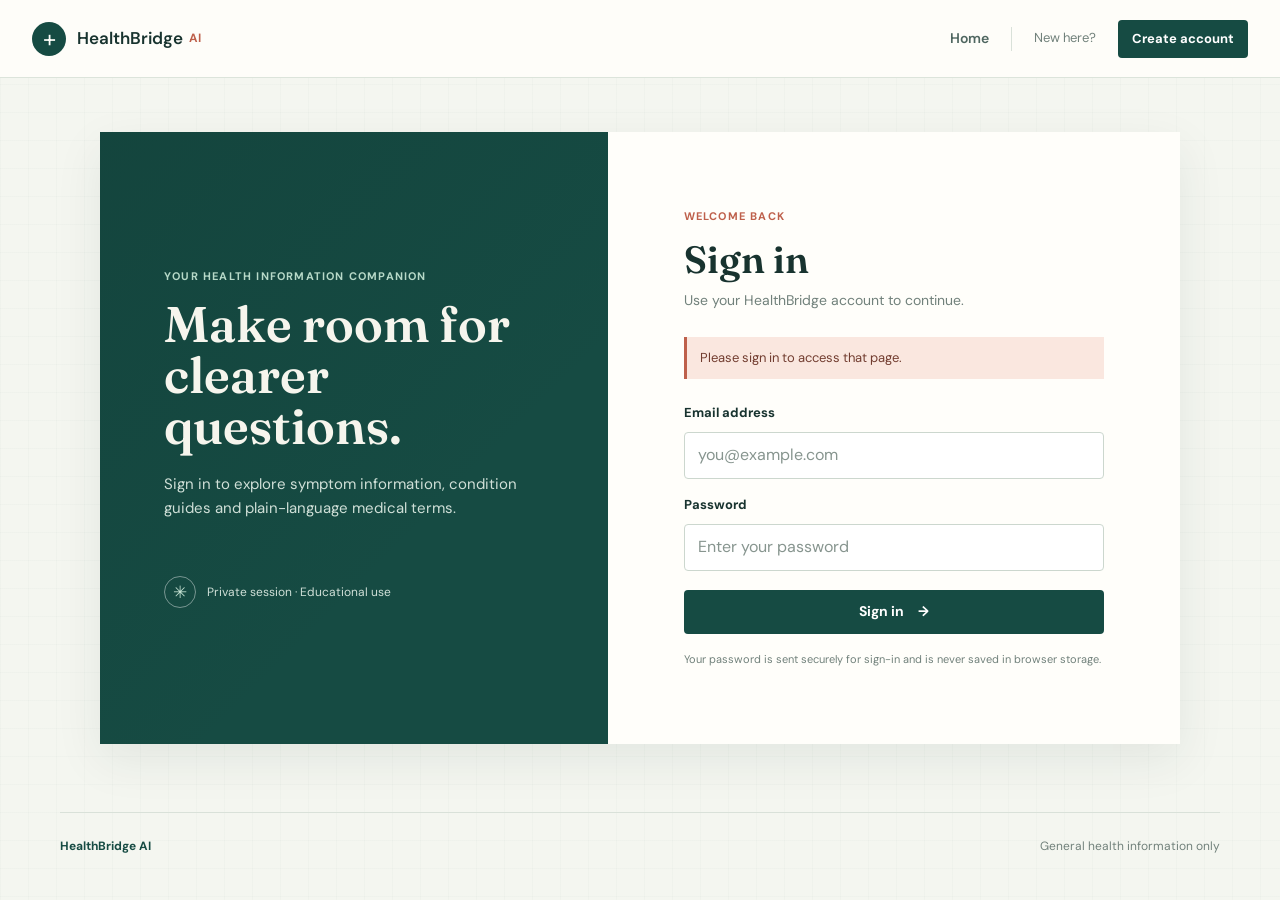
<file: frontend/chat.html>
<!doctype html>
<html lang="en">
<head>
  <meta charset="utf-8">
  <meta name="viewport" content="width=device-width, initial-scale=1">
  <meta name="theme-color" content="#164b43">
  <title>Analyze Symptoms | HealthBridge AI</title>
  <link rel="preconnect" href="https://fonts.googleapis.com">
  <link rel="preconnect" href="https://fonts.gstatic.com" crossorigin>
  <link href="https://fonts.googleapis.com/css2?family=DM+Sans:wght@400;500;600;700&family=Fraunces:opsz,wght@9..144,500;9..144,600;9..144,700&display=swap" rel="stylesheet">
  <link rel="stylesheet" href="css/style.css">
  <script defer src="js/auth.js"></script>
  <script defer src="js/chat.js"></script>
</head>
<body data-protected="true">
  <header class="site-header app-header">
    <a class="brand" href="dashboard.html"><span class="brand-mark" aria-hidden="true">+</span><span>HealthBridge <strong>AI</strong></span></a>
    <nav class="main-nav app-nav" aria-label="Main navigation"><a href="dashboard.html">Dashboard</a><a class="active" href="chat.html">Symptoms</a><a href="report-analysis.html">Reports</a><a href="diseases.html">Diseases</a><a href="medical-terms.html">Medical Terms</a><span class="nav-user" data-user-name>User</span><button class="button button-quiet button-small" type="button" data-logout>Logout</button></nav>
  </header>
  <main class="page-width app-main chat-page">
    <div class="page-intro chat-intro"><div><p class="eyebrow">A guided information tool</p><h1>AI Symptom Understanding</h1><p>Describe what you are experiencing. The prototype will look for recognized symptoms and return informational matches with safety guidance.</p></div><span class="prototype-tag"><span aria-hidden="true">●</span> Synthetic/demo model</span></div>
    <div class="chat-layout">
      <section class="symptom-composer" aria-labelledby="symptom-prompt-label">
        <div class="composer-heading"><span class="composer-icon" aria-hidden="true">✦</span><div><span class="composer-kicker">Start with your words</span><h2 id="symptom-prompt-label">What would you like to understand?</h2></div></div>
        <form id="symptom-form">
          <label class="visually-hidden" for="symptoms-input">Describe your symptoms</label>
          <textarea id="symptoms-input" name="symptoms" minlength="2" maxlength="2000" required placeholder="Describe your symptoms..."></textarea>
          <div class="composer-tools"><label class="language-field" for="symptom-language">Language<select id="symptom-language" name="language"><option value="en">English</option><option value="ta">தமிழ்</option><option value="hi">हिन्दी</option></select></label><span id="character-count" class="character-count">0 / 2000</span></div>
          <div class="composer-actions"><p>For severe or rapidly worsening symptoms, seek immediate professional care.</p><button id="analyze-button" class="button button-primary" type="submit"><span>Analyze Symptoms</span><span aria-hidden="true">&#8594;</span></button></div>
        </form>
        <div id="chat-message" class="form-message" role="status" aria-live="polite" hidden></div>
        <div id="analysis-loading" class="loading-row" role="status" aria-live="polite" hidden><span class="loading-spinner" aria-hidden="true"></span><span>Analyzing the information...</span></div>
        <div class="example-prompts"><span class="example-label">Try an example</span><div class="example-buttons"><button type="button" class="example-button" data-example="I have fever, headache and body pain.">Fever, headache and body pain</button><button type="button" class="example-button" data-example="I have cough and difficulty breathing.">Cough and difficulty breathing</button><button type="button" class="example-button" data-example="காய்ச்சல் மற்றும் தலைவலி இருக்கிறது.">Tamil example</button></div></div>
      </section>
      <aside class="safety-rail">
        <p class="eyebrow">Before you continue</p><h2>Information, not diagnosis.</h2>
        <p>Symptom matches are based on a limited synthetic/demo dataset. They cannot confirm or rule out a health condition.</p>
        <div class="rail-rule"></div>
        <div class="rail-point"><span class="rail-point-icon" aria-hidden="true">1</span><p><strong>Safety first</strong><br>Emergency signals are screened before model matching.</p></div>
        <div class="rail-point"><span class="rail-point-icon" aria-hidden="true">2</span><p><strong>Use professional care</strong><br>Consult a qualified healthcare professional for health concerns.</p></div>
      </aside>
    </div>

    <section id="analysis-result" class="analysis-result" aria-live="polite" aria-atomic="false" hidden>
      <div class="result-topline"><div><p class="eyebrow">Your information</p><h2 id="result-heading">Symptom analysis</h2></div><span id="result-status" class="result-status"></span></div>
      <div id="emergency-result" class="emergency-result" hidden>
        <div class="emergency-banner"><span class="emergency-symbol" aria-hidden="true">!</span><div><p class="emergency-overline">Safety alert</p><h3>URGENT MEDICAL ATTENTION MAY BE REQUIRED</h3></div></div>
        <p id="emergency-copy" class="emergency-copy"></p>
        <p class="emergency-action">Please contact local emergency services or seek immediate professional care. Do not wait for an online response.</p>
      </div>
      <div id="normal-result" class="normal-result" hidden>
        <div class="result-summary-grid">
          <div class="result-block"><p class="result-label">Recognized symptoms</p><div id="recognized-symptoms" class="tag-list"></div></div>
          <div id="urgency-block" class="result-block urgency-block"><p class="result-label">Urgency/Safety Level</p><div id="urgency-value" class="urgency-badge"></div><p id="urgency-explanation" class="result-supporting"></p><p class="level-note">Urgency/Safety Level refers to safety and triage indicators. It does not represent the probability of having a disease.</p></div>
        </div>
        <div id="condition-section" class="condition-section"><div class="section-heading-row compact-heading"><div><p class="result-label">Prototype model matches</p><h3>Possible Conditions</h3></div></div><div id="condition-list" class="condition-list"></div></div>
        <p id="analysis-explanation" class="analysis-explanation"></p>
        <div id="doctor-questions-section" class="doctor-questions" hidden><h3>Questions to discuss with a healthcare professional</h3><ul id="doctor-questions"></ul></div>
      </div>
      <div id="insufficient-result" class="insufficient-result" hidden><span class="insufficient-mark" aria-hidden="true">?</span><div><h3>More information may help</h3><p id="insufficient-copy"></p></div></div>
      <p id="score-note" class="score-note" hidden></p>
      <p id="result-disclaimer" class="result-disclaimer"></p>
    </section>
  </main>
  <footer class="site-footer page-width"><span>HealthBridge AI</span><span>Educational assistance only · Not a diagnostic service</span></footer>
</body>
</html>
</file>
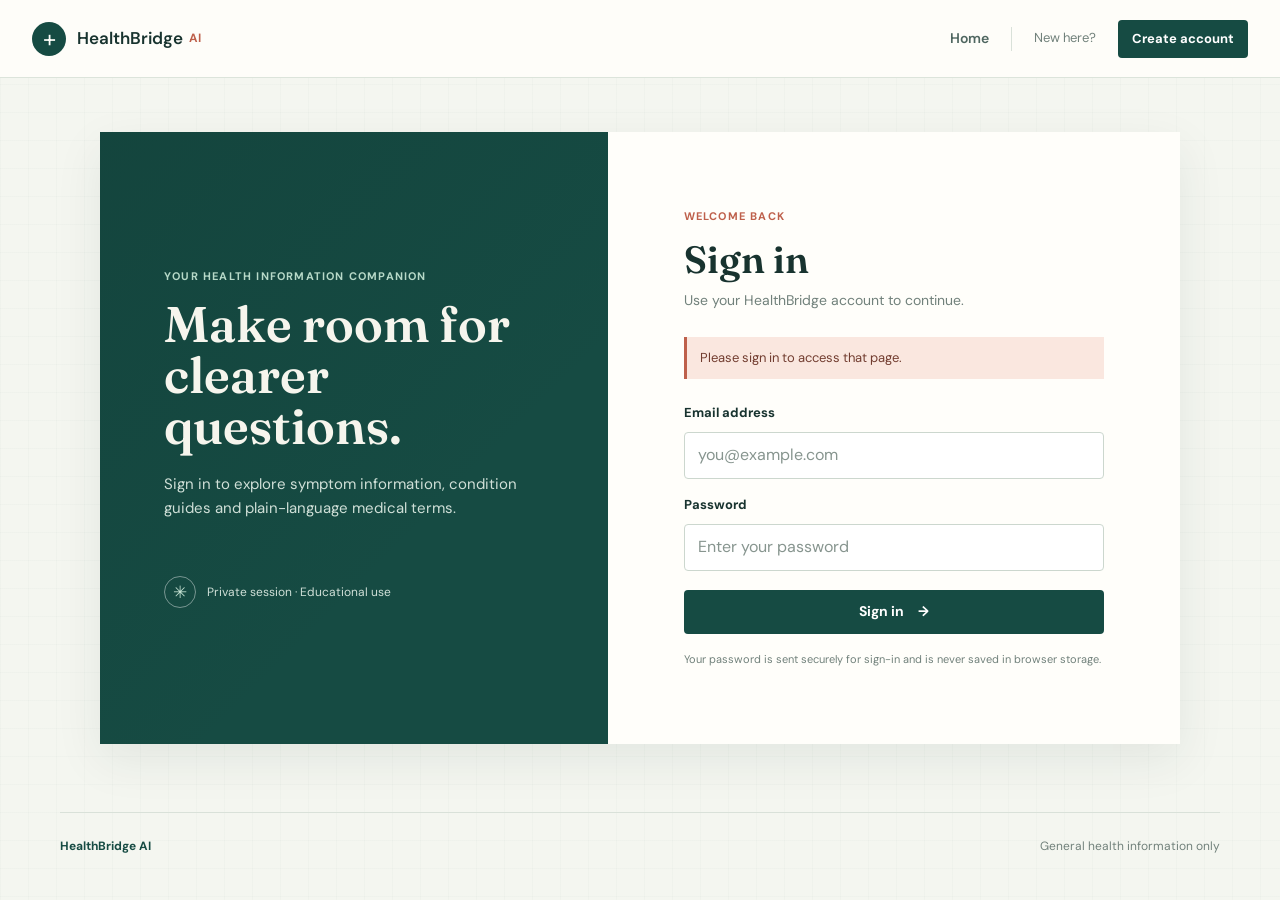
<file: frontend/dashboard.html>
<!doctype html>
<html lang="en">
<head>
  <meta charset="utf-8">
  <meta name="viewport" content="width=device-width, initial-scale=1">
  <meta name="theme-color" content="#164b43">
  <title>Dashboard | HealthBridge AI</title>
  <link rel="preconnect" href="https://fonts.googleapis.com">
  <link rel="preconnect" href="https://fonts.gstatic.com" crossorigin>
  <link href="https://fonts.googleapis.com/css2?family=DM+Sans:wght@400;500;600;700&family=Fraunces:opsz,wght@9..144,500;9..144,600;9..144,700&display=swap" rel="stylesheet">
  <link rel="stylesheet" href="css/style.css">
  <script defer src="js/auth.js"></script>
</head>
<body data-protected="true">
  <header class="site-header app-header">
    <a class="brand" href="dashboard.html"><span class="brand-mark" aria-hidden="true">+</span><span>HealthBridge <strong>AI</strong></span></a>
    <nav class="main-nav app-nav" aria-label="Main navigation">
      <a class="active" href="dashboard.html">Dashboard</a><a href="chat.html">Symptoms</a><a href="report-analysis.html">Reports</a><a href="diseases.html">Diseases</a><a href="medical-terms.html">Medical Terms</a><span class="nav-user" data-user-name>User</span><button class="button button-quiet button-small" type="button" data-logout>Logout</button>
    </nav>
  </header>
  <main class="page-width app-main">
    <section class="welcome-row">
      <div><p class="eyebrow">AI-assisted health understanding</p><h1>Welcome to HealthBridge AI</h1><p class="welcome-subtitle">Understand your health information with AI-assisted symptom analysis and medical report insights.</p></div>
      <div class="date-stamp"><span class="date-stamp-mark" aria-hidden="true">✳</span><span>Health information<br>with context and care</span></div>
    </section>
    <section class="dashboard-tools" aria-label="Health information tools">
      <a class="tool-card tool-card-featured" href="chat.html"><span class="tool-icon icon-mint" aria-hidden="true">✦</span><span class="tool-card-content"><strong>Symptom Analysis</strong><span>Describe symptoms and receive educational information about possible matching conditions, safety level, and guidance.</span></span><span class="tool-arrow" aria-hidden="true">&#8594;</span></a>
      <a class="tool-card tool-card-featured" href="report-analysis.html"><span class="tool-icon icon-peach" aria-hidden="true">▧</span><span class="tool-card-content"><strong>Medical Reports</strong><span>Upload a readable report and review extracted laboratory values, reference ranges, and simple explanations.</span></span><span class="tool-arrow" aria-hidden="true">&#8594;</span></a>
      <a class="tool-card" href="diseases.html"><span class="tool-icon icon-blue" aria-hidden="true">▤</span><span class="tool-card-content"><strong>Disease Knowledge</strong><span>Explore the HealthBridge AI disease knowledge base.</span></span><span class="tool-arrow" aria-hidden="true">&#8594;</span></a>
      <a class="tool-card" href="medical-terms.html"><span class="tool-icon icon-yellow" aria-hidden="true">Aa</span><span class="tool-card-content"><strong>Medical Terms</strong><span>Search common medical terminology and view simple explanations.</span></span><span class="tool-arrow" aria-hidden="true">&#8594;</span></a>
    </section>
    <aside class="inline-disclaimer"><span class="inline-disclaimer-mark" aria-hidden="true">!</span><p>HealthBridge AI provides informational assistance and does not provide a confirmed medical diagnosis. Symptom matching uses a synthetic/demo dataset and is not clinical evidence.</p></aside>
  </main>
  <footer class="site-footer page-width"><span>HealthBridge AI</span><span>Educational assistance only · Not a diagnostic service</span></footer>
</body>
</html>
</file>
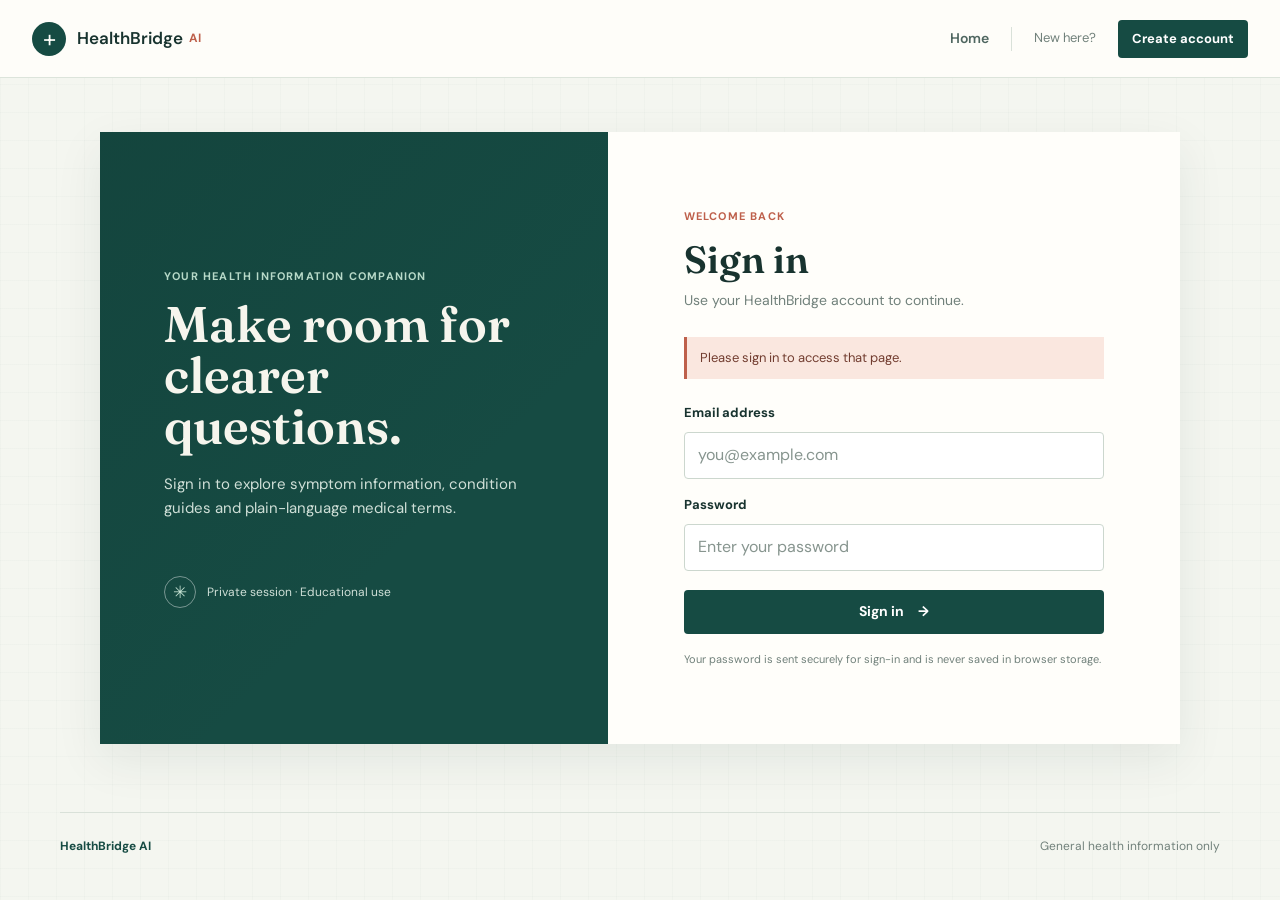
<file: frontend/diseases.html>
<!doctype html>
<html lang="en">
<head>
  <meta charset="utf-8">
  <meta name="viewport" content="width=device-width, initial-scale=1">
  <meta name="theme-color" content="#164b43">
  <title>Disease Information | HealthBridge AI</title>
  <link rel="preconnect" href="https://fonts.googleapis.com">
  <link rel="preconnect" href="https://fonts.gstatic.com" crossorigin>
  <link href="https://fonts.googleapis.com/css2?family=DM+Sans:wght@400;500;600;700&family=Fraunces:opsz,wght@9..144,500;9..144,600;9..144,700&display=swap" rel="stylesheet">
  <link rel="stylesheet" href="css/style.css">
  <script defer src="js/auth.js"></script>
  <script defer src="js/diseases.js"></script>
</head>
<body data-protected="true">
  <header class="site-header app-header">
    <a class="brand" href="dashboard.html"><span class="brand-mark" aria-hidden="true">+</span><span>HealthBridge <strong>AI</strong></span></a>
    <nav class="main-nav app-nav" aria-label="Main navigation"><a href="dashboard.html">Dashboard</a><a href="chat.html">Symptoms</a><a href="report-analysis.html">Reports</a><a class="active" href="diseases.html">Diseases</a><a href="medical-terms.html">Medical Terms</a><span class="nav-user" data-user-name>User</span><button class="button button-quiet button-small" type="button" data-logout>Logout</button></nav>
  </header>
  <main class="page-width app-main library-page">
    <div class="page-intro"><p class="eyebrow">Health information library</p><h1>Disease Information</h1><p>Search the supported condition library. Information is educational and should be discussed with a qualified professional.</p></div>
    <form id="disease-search-form" class="library-search"><label class="visually-hidden" for="disease-search">Search diseases</label><span class="search-symbol" aria-hidden="true">⌕</span><input id="disease-search" type="search" placeholder="Search conditions or symptoms" autocomplete="off"><button class="button button-primary" type="submit">Search</button></form>
    <p id="disease-message" class="inline-status" role="status" aria-live="polite" hidden></p>
    <div class="library-layout"><nav class="library-results" aria-label="Disease results"><p id="disease-result-count" class="result-count"></p><div id="disease-list" class="result-list"></div></nav><article id="disease-detail" class="detail-panel" aria-live="polite"><div class="empty-detail"><span aria-hidden="true">▤</span><p>Select a condition to view its information.</p></div></article></div>
    <aside class="library-disclaimer">This library provides general educational information. It does not provide a diagnosis or replace professional medical advice.</aside>
  </main>
  <footer class="site-footer page-width"><span>HealthBridge AI</span><span>Educational assistance only · Not a diagnostic service</span></footer>
</body>
</html>
</file>
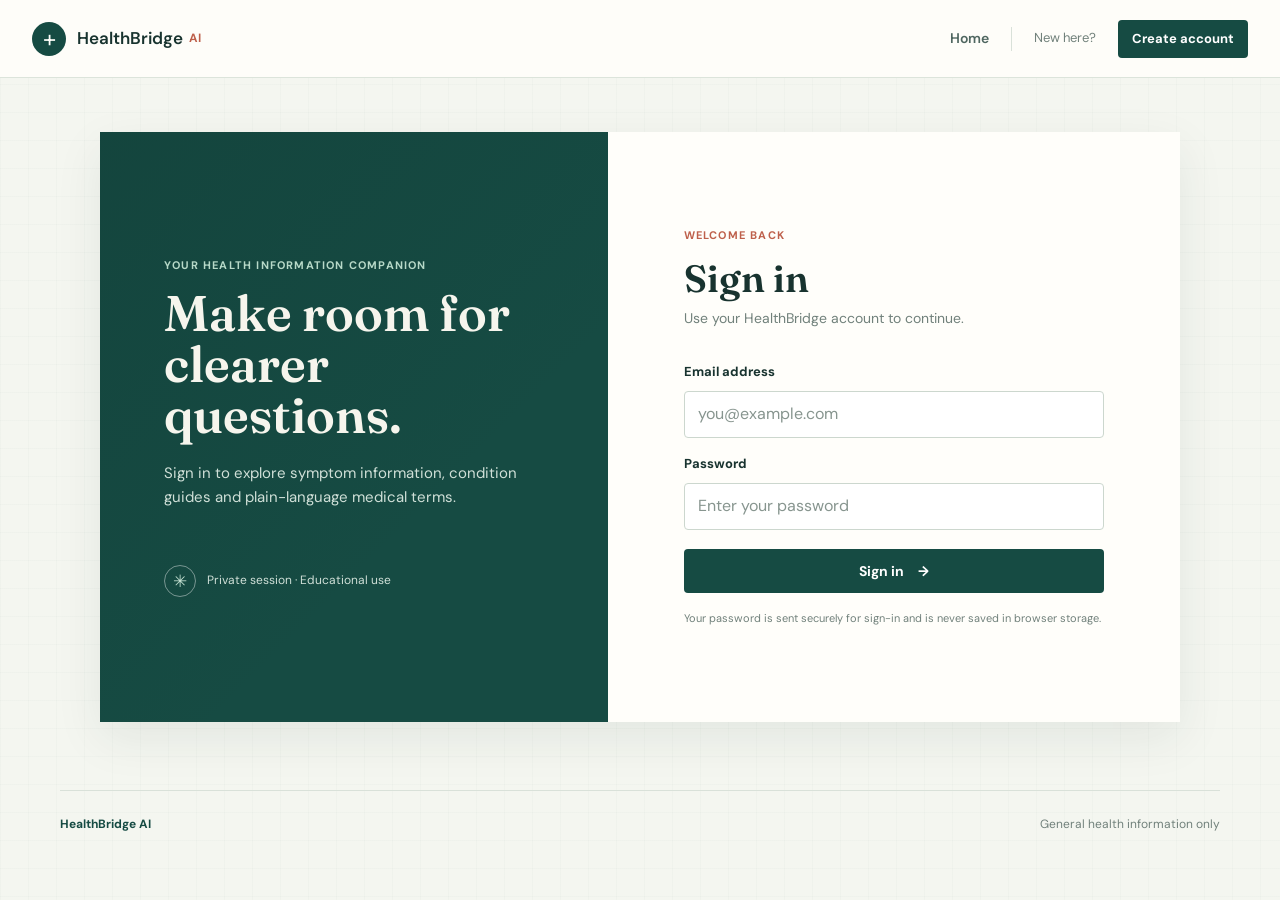
<file: frontend/login.html>
<!doctype html>
<html lang="en">
<head>
  <meta charset="utf-8">
  <meta name="viewport" content="width=device-width, initial-scale=1">
  <meta name="theme-color" content="#164b43">
  <title>Sign in | HealthBridge AI</title>
  <link rel="preconnect" href="https://fonts.googleapis.com">
  <link rel="preconnect" href="https://fonts.gstatic.com" crossorigin>
  <link href="https://fonts.googleapis.com/css2?family=DM+Sans:wght@400;500;600;700&family=Fraunces:opsz,wght@9..144,500;9..144,600;9..144,700&display=swap" rel="stylesheet">
  <link rel="stylesheet" href="css/style.css">
  <script defer src="js/auth.js"></script>
</head>
<body>
  <header class="site-header">
    <a class="brand" href="index.html"><span class="brand-mark" aria-hidden="true">+</span><span>HealthBridge <strong>AI</strong></span></a>
    <nav class="main-nav" aria-label="Account navigation"><a class="text-link" href="index.html">Home</a><span class="nav-divider" aria-hidden="true"></span><span class="nav-muted">New here?</span><a class="button button-primary button-small" href="register.html">Create account</a></nav>
  </header>
  <main class="auth-shell">
    <section class="auth-aside">
      <p class="eyebrow eyebrow-light">Your health information companion</p>
      <h1>Make room for clearer questions.</h1>
      <p>Sign in to explore symptom information, condition guides and plain-language medical terms.</p>
      <div class="auth-aside-foot"><span class="aside-symbol" aria-hidden="true">✳</span><span>Private session · Educational use</span></div>
    </section>
    <section class="auth-panel" aria-labelledby="login-title">
      <div class="auth-panel-heading"><p class="eyebrow">Welcome back</p><h2 id="login-title">Sign in</h2><p>Use your HealthBridge account to continue.</p></div>
      <div id="login-message" class="form-message" role="alert" aria-live="polite" hidden></div>
      <form id="login-form" class="form-stack" novalidate>
        <label for="login-email">Email address</label>
        <input id="login-email" name="email" type="email" autocomplete="email" required placeholder="you@example.com">
        <label for="login-password">Password</label>
        <input id="login-password" name="password" type="password" autocomplete="current-password" required minlength="6" placeholder="Enter your password">
        <button class="button button-primary button-full" type="submit"><span>Sign in</span><span aria-hidden="true">&#8594;</span></button>
      </form>
      <p class="form-footnote">Your password is sent securely for sign-in and is never saved in browser storage.</p>
    </section>
  </main>
  <footer class="site-footer page-width"><a href="index.html">HealthBridge AI</a><span>General health information only</span></footer>
</body>
</html>
</file>
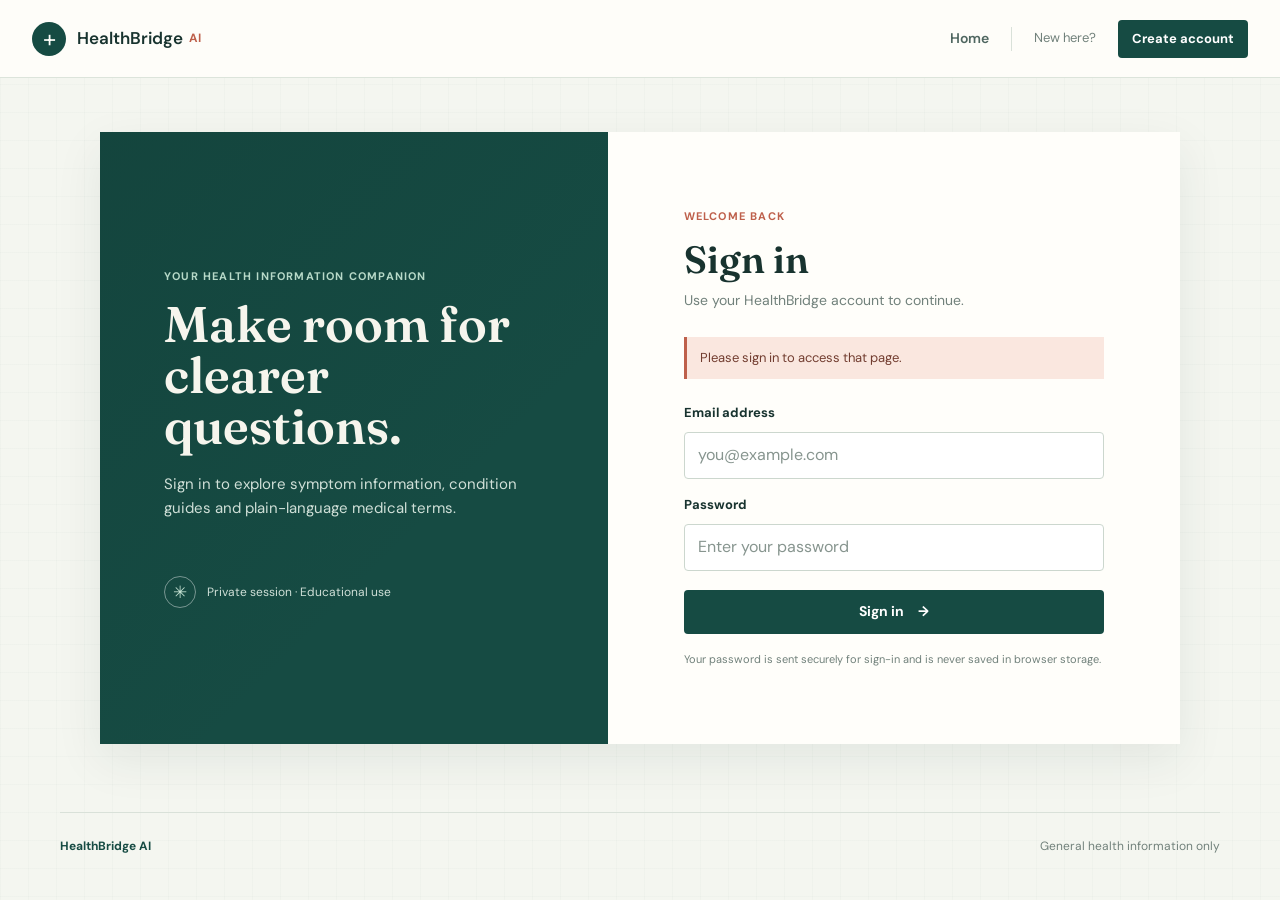
<file: frontend/medical-terms.html>
<!doctype html>
<html lang="en">
<head>
  <meta charset="utf-8">
  <meta name="viewport" content="width=device-width, initial-scale=1">
  <meta name="theme-color" content="#164b43">
  <title>Medical Terms Explained | HealthBridge AI</title>
  <link rel="preconnect" href="https://fonts.googleapis.com">
  <link rel="preconnect" href="https://fonts.gstatic.com" crossorigin>
  <link href="https://fonts.googleapis.com/css2?family=DM+Sans:wght@400;500;600;700&family=Fraunces:opsz,wght@9..144,500;9..144,600;9..144,700&display=swap" rel="stylesheet">
  <link rel="stylesheet" href="css/style.css">
  <script defer src="js/auth.js"></script>
  <script defer src="js/medical-terms.js"></script>
</head>
<body data-protected="true">
  <header class="site-header app-header">
    <a class="brand" href="dashboard.html"><span class="brand-mark" aria-hidden="true">+</span><span>HealthBridge <strong>AI</strong></span></a>
    <nav class="main-nav app-nav" aria-label="Main navigation"><a href="dashboard.html">Dashboard</a><a href="chat.html">Symptoms</a><a href="report-analysis.html">Reports</a><a href="diseases.html">Diseases</a><a class="active" href="medical-terms.html">Medical Terms</a><span class="nav-user" data-user-name>User</span><button class="button button-quiet button-small" type="button" data-logout>Logout</button></nav>
  </header>
  <main class="page-width app-main library-page terms-page">
    <div class="page-intro"><p class="eyebrow">Plain-language reference</p><h1>Medical Terms Explained</h1><p>Search medical terminology and explore the explanations available in the knowledge base.</p></div>
    <form id="term-search-form" class="library-search"><label class="visually-hidden" for="term-search">Search medical terms</label><span class="search-symbol" aria-hidden="true">⌕</span><input id="term-search" type="search" placeholder="Search a term, for example HbA1c" autocomplete="off"><button class="button button-primary" type="submit">Search</button></form>
    <p id="term-message" class="inline-status" role="status" aria-live="polite" hidden></p>
    <div class="library-layout"><nav class="library-results" aria-label="Medical term results"><p id="term-result-count" class="result-count"></p><div id="term-list" class="result-list"></div></nav><article id="term-detail" class="detail-panel" aria-live="polite"><div class="empty-detail"><span aria-hidden="true">Aa</span><p>Select a term to explore its explanations.</p></div></article></div>
    <aside class="library-disclaimer">Explanations are for general education. Ask a healthcare professional what a term means for your care.</aside>
  </main>
  <footer class="site-footer page-width"><span>HealthBridge AI</span><span>Educational assistance only · Not a diagnostic service</span></footer>
</body>
</html>
</file>
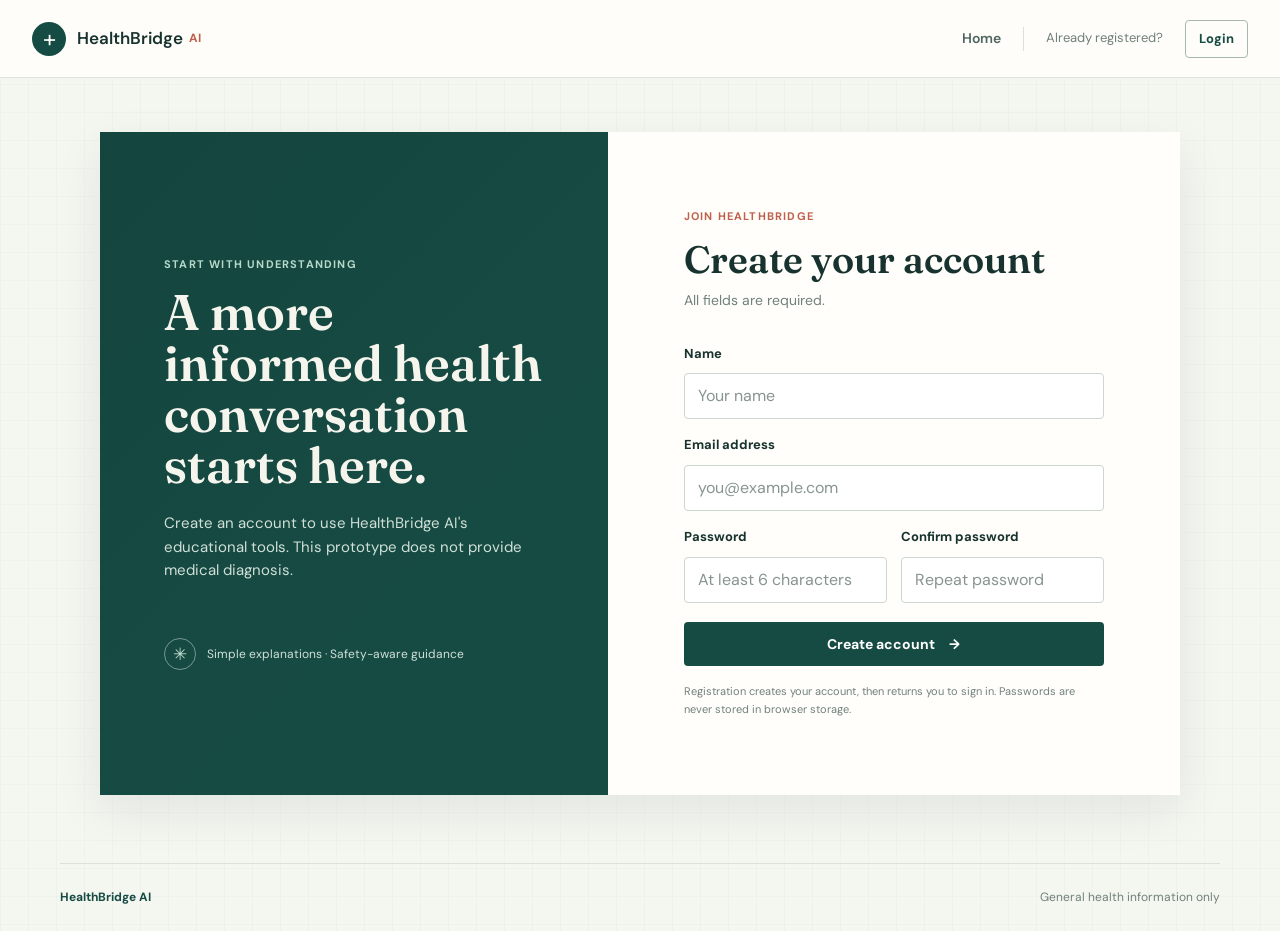
<file: frontend/register.html>
<!doctype html>
<html lang="en">
<head>
  <meta charset="utf-8">
  <meta name="viewport" content="width=device-width, initial-scale=1">
  <meta name="theme-color" content="#164b43">
  <title>Create account | HealthBridge AI</title>
  <link rel="preconnect" href="https://fonts.googleapis.com">
  <link rel="preconnect" href="https://fonts.gstatic.com" crossorigin>
  <link href="https://fonts.googleapis.com/css2?family=DM+Sans:wght@400;500;600;700&family=Fraunces:opsz,wght@9..144,500;9..144,600;9..144,700&display=swap" rel="stylesheet">
  <link rel="stylesheet" href="css/style.css">
  <script defer src="js/auth.js"></script>
</head>
<body>
  <header class="site-header">
    <a class="brand" href="index.html"><span class="brand-mark" aria-hidden="true">+</span><span>HealthBridge <strong>AI</strong></span></a>
    <nav class="main-nav" aria-label="Account navigation"><a class="text-link" href="index.html">Home</a><span class="nav-divider" aria-hidden="true"></span><span class="nav-muted">Already registered?</span><a class="button button-outline button-small" href="login.html">Login</a></nav>
  </header>
  <main class="auth-shell auth-shell-register">
    <section class="auth-aside">
      <p class="eyebrow eyebrow-light">Start with understanding</p>
      <h1>A more informed health conversation starts here.</h1>
      <p>Create an account to use HealthBridge AI's educational tools. This prototype does not provide medical diagnosis.</p>
      <div class="auth-aside-foot"><span class="aside-symbol" aria-hidden="true">✳</span><span>Simple explanations · Safety-aware guidance</span></div>
    </section>
    <section class="auth-panel" aria-labelledby="register-title">
      <div class="auth-panel-heading"><p class="eyebrow">Join HealthBridge</p><h2 id="register-title">Create your account</h2><p>All fields are required.</p></div>
      <div id="register-message" class="form-message" role="alert" aria-live="polite" hidden></div>
      <form id="register-form" class="form-stack" novalidate>
        <label for="register-name">Name</label>
        <input id="register-name" name="name" type="text" autocomplete="name" required minlength="2" maxlength="100" placeholder="Your name">
        <label for="register-email">Email address</label>
        <input id="register-email" name="email" type="email" autocomplete="email" required placeholder="you@example.com">
        <div class="form-grid-two">
          <div><label for="register-password">Password</label><input id="register-password" name="password" type="password" autocomplete="new-password" required minlength="6" maxlength="128" placeholder="At least 6 characters"></div>
          <div><label for="register-confirm">Confirm password</label><input id="register-confirm" name="confirm_password" type="password" autocomplete="new-password" required minlength="6" maxlength="128" placeholder="Repeat password"></div>
        </div>
        <button class="button button-primary button-full" type="submit"><span>Create account</span><span aria-hidden="true">&#8594;</span></button>
      </form>
      <p class="form-footnote">Registration creates your account, then returns you to sign in. Passwords are never stored in browser storage.</p>
    </section>
  </main>
  <footer class="site-footer page-width"><a href="index.html">HealthBridge AI</a><span>General health information only</span></footer>
</body>
</html>
</file>
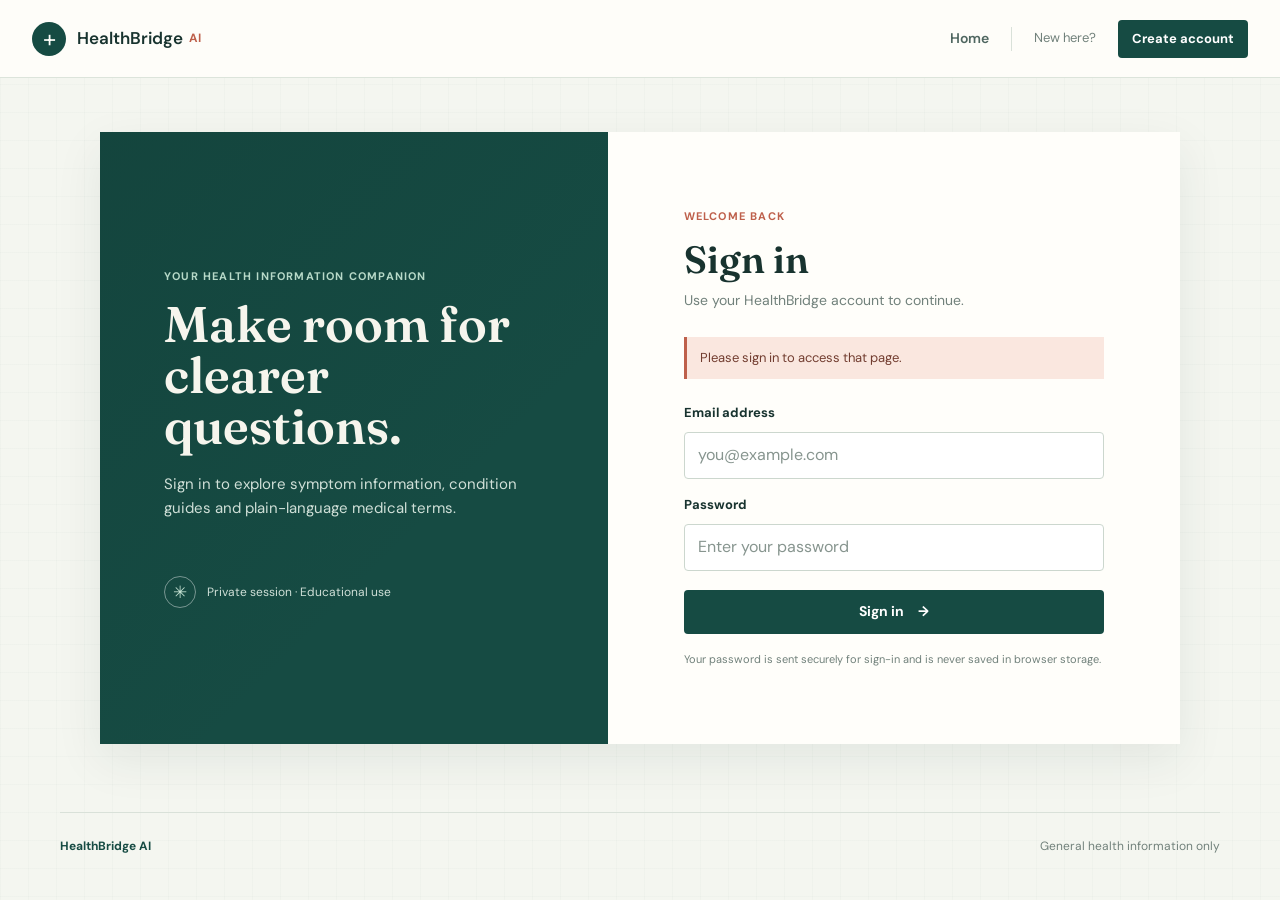
<file: frontend/report-analysis.html>
<!doctype html>
<html lang="en">
<head>
  <meta charset="utf-8">
  <meta name="viewport" content="width=device-width, initial-scale=1">
  <meta name="theme-color" content="#164b43">
  <title>Medical Report Analysis | HealthBridge AI</title>
  <link rel="preconnect" href="https://fonts.googleapis.com">
  <link rel="preconnect" href="https://fonts.gstatic.com" crossorigin>
  <link href="https://fonts.googleapis.com/css2?family=DM+Sans:wght@400;500;600;700&family=Fraunces:opsz,wght@9..144,500;9..144,600;9..144,700&display=swap" rel="stylesheet">
  <link rel="stylesheet" href="css/style.css">
  <script defer src="js/auth.js"></script>
  <script defer src="js/report-analysis.js?v=2"></script>
</head>
<body data-protected="true">
  <header class="site-header app-header">
    <a class="brand" href="dashboard.html"><span class="brand-mark" aria-hidden="true">+</span><span>HealthBridge <strong>AI</strong></span></a>
    <nav class="main-nav app-nav" aria-label="Main navigation">
      <a href="dashboard.html">Dashboard</a><a href="chat.html">Symptoms</a><a class="active" href="report-analysis.html">Reports</a><a href="diseases.html">Diseases</a><a href="medical-terms.html">Medical Terms</a><span class="nav-user" data-user-name>User</span><button class="button button-quiet button-small" type="button" data-logout>Logout</button>
    </nav>
  </header>
  <main class="page-width app-main report-page">
    <div class="page-intro report-page-intro">
      <p class="eyebrow">Private, account-linked report summaries</p>
      <h1>Medical Report Analysis</h1>
      <p>Review text that can be read from your report. Results and reference ranges are shown only when they are explicitly present in the document.</p>
    </div>

    <div class="report-layout">
      <section class="report-upload-panel" aria-labelledby="upload-title">
        <div class="report-panel-heading"><div><p class="eyebrow">Start with a document</p><h2 id="upload-title">Upload a medical report</h2></div><span class="private-mark" aria-label="Private to your account">⌑</span></div>
        <div id="report-message" class="form-message" role="alert" aria-live="polite" hidden></div>
        <form id="report-upload-form">
          <input id="report-file" class="visually-hidden" type="file" accept=".pdf,.png,.jpg,.jpeg,application/pdf,image/png,image/jpeg">
          <label id="report-drop-zone" class="report-drop-zone" for="report-file" tabindex="0" role="button" aria-label="Choose a PDF or image medical report">
            <span class="dropzone-icon" aria-hidden="true">↥</span>
            <strong>Choose a file or drop it here</strong>
            <span>PDF, PNG, JPG, or JPEG · Up to 10 MB by default</span>
          </label>
          <div id="selected-file" class="selected-file" hidden><span aria-hidden="true">▧</span><span id="selected-file-name"></span><button id="clear-file" type="button" class="icon-button" aria-label="Remove selected file">&#215;</button></div>
          <button id="upload-report-button" class="button button-primary button-full" type="submit" disabled><span>Upload and analyze</span><span aria-hidden="true">&#8594;</span></button>
        </form>
        <div id="report-progress" class="report-progress" role="status" aria-live="polite" hidden><span class="loading-spinner" aria-hidden="true"></span><div><strong id="report-progress-title">Uploading report...</strong><span id="report-progress-detail">Your file is processed temporarily.</span></div></div>
        <div class="report-handling-note"><strong>Temporary processing</strong><p>Uploaded bytes and extracted raw text are not retained. Only a structured summary and values are saved to your account so you can review or delete them later.</p></div>
        <div class="report-limit-note"><strong>Scanned reports</strong><p>Local OCR is unavailable in this installation. Image files and scanned PDFs will return a clear unreadable-document message; no text will be guessed.</p></div>
      </section>

      <aside class="report-safety-rail">
        <p class="eyebrow">What this does</p><h2>Extract, don’t infer.</h2>
        <p>Known test labels and values are matched from readable document text. A result is compared only with a range explicitly provided in that report.</p>
        <div class="rail-rule"></div>
        <div class="rail-point"><span class="rail-point-icon" aria-hidden="true">1</span><p><strong>No invented ranges</strong><br>Missing ranges stay marked as missing.</p></div>
        <div class="rail-point"><span class="rail-point-icon" aria-hidden="true">2</span><p><strong>No diagnosis</strong><br>Observations describe only the extracted report content.</p></div>
      </aside>
    </div>

    <section id="report-result" class="report-result" aria-live="polite" hidden>
      <div class="report-result-header"><div><p class="eyebrow">Structured extraction</p><h2 id="result-filename">Report summary</h2><p id="result-document-meta" class="result-document-meta"></p></div><span class="result-status" id="result-status">Completed</span></div>
      <p id="result-summary" class="report-summary-copy"></p>
      <section class="report-result-section"><div class="report-result-section-heading"><div><p class="result-label">Recognized test labels</p><h3>Lab results</h3></div></div><div id="report-lab-results" class="report-table-wrap"></div></section>
      <section class="report-result-section"><div class="report-result-section-heading"><div><p class="result-label">Knowledge-base matches</p><h3>Medical terms</h3></div></div><div id="report-medical-terms" class="report-term-list"></div></section>
      <section class="report-result-section"><div class="report-result-section-heading"><div><p class="result-label">Neutral observations</p><h3>Important findings</h3></div></div><ul id="report-observations" class="report-observations"></ul></section>
      <section class="report-result-section"><div class="report-result-section-heading"><div><p class="result-label">For your appointment</p><h3>Questions to ask a healthcare professional</h3></div></div><ul id="report-questions" class="report-observations"></ul></section>
      <p id="report-disclaimer" class="result-disclaimer"></p>
    </section>

    <section class="report-history-section" aria-labelledby="history-title">
      <div class="workflow-heading"><p class="eyebrow">Your account</p><h2 id="history-title">Saved report summaries</h2></div>
      <p id="report-history-message" class="inline-status" role="status" aria-live="polite" hidden></p>
      <div id="report-history" class="report-history-list"></div>
    </section>
  </main>
  <footer class="site-footer page-width"><span>HealthBridge AI</span><span>Report summaries are educational, not diagnostic</span></footer>
</body>
</html>
</file>
<file: frontend/css/style.css>
@import url('https://fonts.googleapis.com/css2?family=DM+Sans:wght@400;500;600;700&family=Fraunces:opsz,wght@9..144,500;9..144,600;9..144,700&display=swap');

:root {
  color-scheme: light;
  --ink: #18332f;
  --ink-soft: #4f6660;
  --muted: #71817b;
  --pine: #164b43;
  --pine-dark: #103a34;
  --mint: #d8eee4;
  --mint-strong: #abd9c3;
  --paper: #f4f6f0;
  --white: #fffefa;
  --line: #d9e1d9;
  --coral: #be604b;
  --coral-pale: #fae7df;
  --blue-pale: #e1edf1;
  --yellow-pale: #f5edcf;
  --shadow: 0 16px 45px rgba(24, 51, 47, 0.08);
  --sans: "DM Sans", "Segoe UI", sans-serif;
  --serif: "Fraunces", Georgia, serif;
}

* { box-sizing: border-box; }
html { scroll-behavior: smooth; }
body {
  margin: 0;
  min-width: 320px;
  color: var(--ink);
  background-color: var(--paper);
  background-image: linear-gradient(rgba(22, 75, 67, 0.018) 1px, transparent 1px), linear-gradient(90deg, rgba(22, 75, 67, 0.018) 1px, transparent 1px);
  background-size: 28px 28px;
  font-family: var(--sans);
  font-size: 16px;
  line-height: 1.55;
}
button, input, textarea, select { font: inherit; }
button, a { -webkit-tap-highlight-color: transparent; }
a { color: inherit; text-decoration: none; }
button { color: inherit; }
img { display: block; max-width: 100%; }
[hidden] { display: none !important; }
:focus-visible { outline: 3px solid #cf765f; outline-offset: 3px; }

.page-width { width: min(1160px, calc(100% - 64px)); margin-inline: auto; }
.site-header {
  min-height: 78px;
  display: flex;
  align-items: center;
  justify-content: space-between;
  gap: 24px;
  padding: 12px max(32px, calc((100vw - 1240px) / 2));
  background: rgba(255, 254, 250, 0.94);
  border-bottom: 1px solid rgba(217, 225, 217, 0.9);
  position: relative;
  z-index: 2;
}
.brand { display: inline-flex; align-items: center; gap: 11px; flex: 0 0 auto; font-size: 17px; font-weight: 600; letter-spacing: 0; }
.brand strong { color: var(--coral); font-size: 12px; vertical-align: 2px; margin-left: 2px; }
.brand-mark { width: 34px; height: 34px; display: grid; place-items: center; color: var(--white); background: var(--pine); border-radius: 50%; font-size: 24px; font-weight: 400; line-height: 1; }
.main-nav { display: flex; align-items: center; justify-content: flex-end; gap: 22px; }
.main-nav > a:not(.button), .text-link { color: var(--ink-soft); font-size: 14px; font-weight: 600; transition: color 160ms ease; }
.main-nav > a:not(.button):hover, .text-link:hover { color: var(--coral); }
.app-nav { gap: 24px; }
.app-nav > a:not(.button) { padding: 26px 0 23px; border-bottom: 3px solid transparent; }
.app-nav > a.active { color: var(--pine); border-color: var(--coral); }
.nav-divider { width: 1px; height: 24px; background: var(--line); }
.nav-muted { color: var(--muted); font-size: 13px; }
.nav-user { max-width: 130px; overflow: hidden; color: var(--pine); font-size: 12px; font-weight: 700; text-overflow: ellipsis; white-space: nowrap; }
.button {
  min-height: 44px;
  display: inline-flex;
  align-items: center;
  justify-content: center;
  gap: 14px;
  padding: 10px 19px;
  border: 1px solid transparent;
  border-radius: 4px;
  background: transparent;
  cursor: pointer;
  font-size: 14px;
  font-weight: 700;
  line-height: 1.2;
  transition: background-color 160ms ease, color 160ms ease, border-color 160ms ease, transform 160ms ease;
}
.button:hover:not(:disabled) { transform: translateY(-1px); }
.button:disabled { cursor: wait; opacity: 0.72; }
.button-primary { color: white; background: var(--pine); }
.button-primary:hover:not(:disabled) { background: var(--pine-dark); }
.button-outline { color: var(--pine); border-color: #a7b9ae; background: transparent; }
.button-outline:hover { background: var(--mint); border-color: var(--pine); }
.button-quiet { color: var(--ink-soft); background: transparent; }
.button-quiet:hover { color: var(--pine); background: #edf3ed; }
.button-small { min-height: 38px; padding: 8px 13px; font-size: 13px; }
.button-large { min-height: 52px; padding: 14px 22px; }
.button-full { width: 100%; margin-top: 10px; }
.icon-button { width: 40px; height: 40px; display: grid; place-items: center; border: 1px solid var(--line); border-radius: 50%; background: var(--white); cursor: pointer; font-size: 24px; line-height: 1; }
.icon-button:hover { background: var(--mint); }

.hero-band {
  width: min(1240px, calc(100% - 64px));
  min-height: 580px;
  margin: 28px auto 0;
  display: grid;
  grid-template-columns: minmax(0, 1fr) minmax(390px, 0.92fr);
  align-items: stretch;
  overflow: hidden;
  background: #e6eee6;
}
.hero-copy { padding: clamp(44px, 7vw, 96px) clamp(36px, 6vw, 84px); align-self: center; }
.eyebrow { margin: 0 0 14px; color: var(--coral); font-size: 11px; font-weight: 700; letter-spacing: 1.2px; text-transform: uppercase; }
.eyebrow-dot { width: 7px; height: 7px; display: inline-block; margin-right: 8px; border-radius: 50%; background: var(--coral); vertical-align: 1px; }
.hero-copy h1, .auth-aside h1, .welcome-row h1, .page-intro h1 { margin: 0; font-family: var(--serif); font-weight: 600; letter-spacing: 0; line-height: 1.02; }
.hero-copy h1 { max-width: 650px; font-size: 64px; }
.hero-copy h1 span { color: var(--coral); }
.hero-kicker { max-width: 490px; margin: 22px 0 10px; color: var(--pine); font-size: 16px; font-weight: 700; }
.hero-description { max-width: 510px; margin: 0; color: var(--ink-soft); font-size: 16px; line-height: 1.75; }
.hero-subtitle { margin: 18px 0 0; font-family: var(--serif); font-size: 23px; }
.hero-actions { display: flex; flex-wrap: wrap; gap: 12px; margin-top: 28px; }
.demo-note { margin: 23px 0 0; color: var(--muted); font-size: 12px; }
.demo-note span { color: #d18c48; font-size: 10px; margin-right: 5px; }
.hero-visual { position: relative; min-height: 520px; background: #b9cec2; }
.hero-visual::after { position: absolute; inset: 0; content: ""; background: linear-gradient(0deg, rgba(17, 55, 49, 0.4), transparent 46%); pointer-events: none; }
.hero-visual img { width: 100%; height: 100%; position: absolute; inset: 0; object-fit: cover; object-position: center; }
.image-caption { position: absolute; right: 28px; bottom: 26px; z-index: 1; display: flex; align-items: center; gap: 12px; color: white; font-size: 13px; line-height: 1.55; }
.caption-mark { width: 38px; height: 38px; display: grid; place-items: center; border: 1px solid rgba(255,255,255,0.7); border-radius: 50%; font-size: 20px; }
.image-caption strong { font-size: 15px; }
.feature-section { padding: 90px 0 76px; }
.section-heading-row { display: flex; justify-content: space-between; align-items: end; gap: 32px; margin-bottom: 30px; }
.section-heading-row h2, .workflow-heading h2, .modal-heading h2 { max-width: 570px; margin: 0; font-family: var(--serif); font-size: 36px; font-weight: 600; line-height: 1.15; }
.section-heading-row > p { max-width: 350px; margin: 0 0 3px; color: var(--ink-soft); font-size: 14px; }
.feature-grid { display: grid; grid-template-columns: repeat(4, minmax(0, 1fr)); gap: 1px; background: var(--line); border: 1px solid var(--line); }
.feature-item { min-height: 214px; padding: 26px 24px; background: var(--white); }
.feature-icon, .tool-icon { width: 42px; height: 42px; display: grid; place-items: center; border-radius: 50%; font-size: 20px; font-weight: 700; }
.icon-mint { color: var(--pine); background: var(--mint); }
.icon-peach { color: #9a4938; background: var(--coral-pale); }
.icon-blue { color: #315e69; background: var(--blue-pale); }
.icon-yellow { color: #82651a; background: var(--yellow-pale); }
.feature-item h3 { margin: 21px 0 8px; font-size: 16px; }
.feature-item p { margin: 0; color: var(--ink-soft); font-size: 13px; line-height: 1.65; }
.disclaimer-band { display: flex; align-items: flex-start; gap: 18px; margin-bottom: 72px; padding: 24px 28px; border-left: 4px solid var(--coral); background: #fff6eb; }
.disclaimer-icon { width: 27px; height: 27px; flex: 0 0 auto; display: grid; place-items: center; border: 1px solid #d38d70; border-radius: 50%; color: #934b37; font-weight: 700; }
.disclaimer-band h2 { margin: 0 0 5px; font-size: 14px; }
.disclaimer-band p { max-width: 900px; margin: 0; color: #654c44; font-size: 13px; line-height: 1.65; }
.site-footer { min-height: 68px; display: flex; align-items: center; justify-content: space-between; gap: 16px; border-top: 1px solid var(--line); color: var(--muted); font-size: 12px; }
.site-footer > :first-child { color: var(--pine); font-weight: 700; }

.auth-shell { width: min(1080px, calc(100% - 64px)); min-height: 590px; margin: 54px auto 68px; display: grid; grid-template-columns: 0.94fr 1.06fr; background: var(--white); box-shadow: var(--shadow); }
.auth-aside { min-height: 100%; display: flex; flex-direction: column; justify-content: center; padding: clamp(38px, 5vw, 72px); color: #f6f5ed; background-color: var(--pine); background-image: linear-gradient(135deg, rgba(14, 53, 47, 0.28), transparent 65%); }
.eyebrow-light { color: #b7d9c8; }
.auth-aside h1 { max-width: 430px; font-size: 50px; }
.auth-aside > p:not(.eyebrow) { max-width: 390px; margin: 21px 0 0; color: #d0e0d8; font-size: 15px; }
.auth-aside-foot { display: flex; align-items: center; gap: 11px; margin-top: 56px; color: #d0e0d8; font-size: 12px; }
.aside-symbol { width: 32px; height: 32px; display: grid; place-items: center; border: 1px solid rgba(255,255,255,0.42); border-radius: 50%; color: #c4e1d2; font-size: 17px; }
.auth-panel { align-self: center; padding: clamp(38px, 6vw, 76px); }
.auth-panel-heading { margin-bottom: 25px; }
.auth-panel-heading h2 { margin: 0; font-family: var(--serif); font-size: 38px; font-weight: 600; line-height: 1.1; }
.auth-panel-heading > p:last-child { margin: 9px 0 0; color: var(--muted); font-size: 14px; }
.form-stack { display: grid; gap: 9px; }
.form-stack label { margin-top: 7px; color: var(--ink); font-size: 13px; font-weight: 700; }
input, textarea, select { width: 100%; min-width: 0; border: 1px solid #ccd7ce; border-radius: 4px; color: var(--ink); background: #fff; }
input, select { min-height: 46px; padding: 10px 13px; }
textarea { min-height: 168px; padding: 15px 16px; resize: vertical; line-height: 1.65; }
input::placeholder, textarea::placeholder { color: #87958f; }
input:focus, textarea:focus, select:focus { border-color: var(--pine); outline: 2px solid rgba(22,75,67,0.12); }
.form-grid-two { display: grid; grid-template-columns: repeat(2, minmax(0, 1fr)); gap: 14px; }
.form-grid-two > div { display: grid; gap: 9px; }
.form-footnote { margin: 17px 0 0; color: var(--muted); font-size: 11px; line-height: 1.6; }
.form-message { margin: 0 0 17px; padding: 11px 13px; border-left: 3px solid var(--coral); color: #723d30; background: var(--coral-pale); font-size: 13px; }
.form-message[data-kind="success"] { border-color: var(--pine); color: var(--pine); background: var(--mint); }

.app-main { min-height: calc(100vh - 150px); padding-top: 45px; padding-bottom: 72px; }
.welcome-row { min-width: 0; display: flex; align-items: end; justify-content: space-between; gap: 24px; padding: 8px 0 32px; border-bottom: 1px solid var(--line); }
.welcome-row > div { min-width: 0; }
.welcome-row h1 { font-size: 50px; }
.welcome-row h1 span { color: var(--pine); }
.welcome-subtitle { margin: 12px 0 0; color: var(--ink-soft); font-size: 15px; }
.welcome-user { margin: 5px 0 0; color: var(--muted); font-size: 11px; }
.welcome-user strong { color: var(--pine); }
.date-stamp { display: flex; align-items: center; gap: 11px; margin-bottom: 3px; color: var(--muted); font-size: 12px; line-height: 1.55; }
.date-stamp-mark { width: 36px; height: 36px; display: grid; place-items: center; border: 1px solid #baccc0; border-radius: 50%; color: var(--coral); font-size: 18px; }
.dashboard-tools { display: grid; grid-template-columns: repeat(2, minmax(0, 1fr)); gap: 12px; padding: 26px 0 51px; }
.tool-card { min-height: 142px; position: relative; display: flex; align-items: center; gap: 18px; padding: 24px 26px; border: 1px solid var(--line); border-radius: 4px; text-align: left; background: var(--white); transition: border-color 150ms ease, box-shadow 150ms ease, transform 150ms ease; }
a.tool-card:hover, .tool-card-button:hover { border-color: #9bb8a8; box-shadow: 0 8px 24px rgba(24, 51, 47, 0.06); transform: translateY(-2px); }
.tool-card-featured { border-color: var(--pine); background: #e5f0e8; }
.tool-card-button { width: 100%; cursor: pointer; }
.tool-icon { width: 49px; height: 49px; flex: 0 0 auto; font-size: 19px; }
.tool-card-content { min-width: 0; display: grid; gap: 4px; padding-right: 22px; }
.tool-card-content strong { font-size: 16px; }
.tool-card-content > span:last-child { color: var(--ink-soft); font-size: 12px; line-height: 1.5; }
.tool-label { color: var(--coral); font-size: 10px; font-weight: 700; letter-spacing: 1px; text-transform: uppercase; }
.tool-arrow { position: absolute; right: 20px; top: 50%; color: var(--pine); font-size: 20px; transform: translateY(-50%); }
.workflow-section { padding: 4px 0 42px; }
.workflow-heading { margin-bottom: 22px; }
.workflow-heading h2 { font-size: 30px; }
.workflow-steps { display: grid; grid-template-columns: repeat(4, minmax(0, 1fr)); gap: 0; margin: 0; padding: 0; list-style: none; border-block: 1px solid var(--line); }
.workflow-steps li { min-height: 126px; position: relative; display: grid; align-content: center; gap: 5px; padding: 20px 18px; border-right: 1px solid var(--line); background: rgba(255,254,250,0.62); }
.workflow-steps li:last-child { border-right: 0; }
.step-number { color: var(--coral); font-size: 11px; font-weight: 700; }
.workflow-steps strong { font-size: 14px; }
.workflow-steps li > span:last-child { color: var(--muted); font-size: 11px; }
.inline-disclaimer { display: flex; align-items: flex-start; gap: 12px; max-width: 900px; padding: 16px 18px; border-left: 3px solid #c9824e; color: #655440; background: #f7f0dd; }
.inline-disclaimer p { margin: 0; font-size: 12px; line-height: 1.65; }
.inline-disclaimer-mark { width: 20px; height: 20px; flex: 0 0 auto; display: grid; place-items: center; border: 1px solid #b88046; border-radius: 50%; font-size: 12px; font-weight: 700; }
.modal-panel { width: min(660px, calc(100% - 28px)); max-height: min(82vh, 760px); padding: 28px; border: 1px solid var(--line); border-radius: 5px; color: var(--ink); background: var(--white); box-shadow: 0 24px 90px rgba(16, 58, 52, 0.2); }
.modal-panel::backdrop { background: rgba(16, 39, 35, 0.55); }
.modal-heading { display: flex; align-items: flex-start; justify-content: space-between; gap: 20px; }
.modal-heading h2 { font-size: 30px; }
.modal-intro { margin: 16px 0; color: var(--ink-soft); font-size: 13px; }
.lab-list { display: grid; gap: 1px; max-height: 55vh; overflow: auto; border: 1px solid var(--line); background: var(--line); }
.lab-row { padding: 15px 16px; background: var(--white); }
.lab-row h3 { margin: 0 0 5px; font-size: 14px; }
.lab-row p { margin: 0; color: var(--ink-soft); font-size: 12px; }

.page-intro { max-width: 820px; margin-bottom: 26px; }
.page-intro h1 { font-size: 52px; }
.page-intro > p:last-child { max-width: 710px; margin: 13px 0 0; color: var(--ink-soft); font-size: 14px; }
.chat-intro { max-width: none; display: flex; align-items: end; justify-content: space-between; gap: 20px; margin-bottom: 28px; }
.prototype-tag { flex: 0 0 auto; display: inline-flex; align-items: center; gap: 8px; margin-bottom: 5px; padding: 8px 11px; border: 1px solid #d8c79c; color: #78632e; background: #f8f2dd; font-size: 11px; font-weight: 700; }
.prototype-tag span { color: #cb8d3f; font-size: 9px; }
.chat-layout { display: grid; grid-template-columns: minmax(0, 1fr) 280px; gap: 25px; align-items: start; }
.symptom-composer { min-width: 0; padding: 27px 30px 25px; border: 1px solid var(--line); border-radius: 4px; background: var(--white); box-shadow: 0 7px 25px rgba(24,51,47,0.04); }
.composer-heading { display: flex; align-items: center; gap: 13px; margin-bottom: 22px; }
.composer-icon { width: 39px; height: 39px; display: grid; place-items: center; border-radius: 50%; color: var(--pine); background: var(--mint); font-size: 19px; }
.composer-kicker { color: var(--muted); font-size: 11px; }
.composer-heading h2 { margin: 2px 0 0; font-family: var(--serif); font-size: 22px; font-weight: 600; line-height: 1.3; }
.composer-tools { display: flex; align-items: center; justify-content: space-between; gap: 12px; margin-top: 10px; }
.language-field { display: flex; align-items: center; gap: 9px; color: var(--muted); font-size: 11px; }
.language-field select { width: auto; min-height: 34px; padding: 5px 24px 5px 9px; font-size: 12px; }
.character-count { color: var(--muted); font-size: 11px; }
.composer-actions { display: flex; align-items: center; justify-content: space-between; gap: 18px; margin-top: 20px; }
.composer-actions p { max-width: 360px; margin: 0; color: var(--muted); font-size: 11px; line-height: 1.55; }
.example-prompts { margin-top: 23px; padding-top: 18px; border-top: 1px solid #e7ece6; }
.example-label { display: block; margin-bottom: 10px; color: var(--ink-soft); font-size: 11px; font-weight: 700; }
.example-buttons { display: flex; flex-wrap: wrap; gap: 8px; }
.example-button { min-height: 36px; padding: 7px 10px; border: 1px solid #d7e1d9; border-radius: 3px; color: var(--pine); background: #f4f8f4; cursor: pointer; font-size: 11px; text-align: left; }
.example-button:hover { border-color: #98b6a5; background: var(--mint); }
.safety-rail { padding: 24px 22px; border-top: 4px solid var(--pine); background: #e8eee7; }
.safety-rail h2 { margin: 0; font-family: var(--serif); font-size: 25px; font-weight: 600; line-height: 1.2; }
.safety-rail > p:not(.eyebrow) { margin: 13px 0 0; color: var(--ink-soft); font-size: 12px; line-height: 1.7; }
.rail-rule { height: 1px; margin: 22px 0 17px; background: #cbd8cc; }
.rail-point { display: flex; align-items: flex-start; gap: 10px; margin-top: 12px; }
.rail-point-icon { width: 24px; height: 24px; flex: 0 0 auto; display: grid; place-items: center; border: 1px solid #9db7a6; border-radius: 50%; color: var(--pine); font-size: 10px; font-weight: 700; }
.rail-point p { margin: 0; color: var(--ink-soft); font-size: 11px; line-height: 1.55; }
.rail-point strong { color: var(--ink); font-size: 12px; }
.loading-row { display: flex; align-items: center; gap: 10px; margin-top: 16px; color: var(--pine); font-size: 13px; }
.loading-spinner { width: 18px; height: 18px; border: 2px solid #bbd7c8; border-top-color: var(--pine); border-radius: 50%; animation: spin 850ms linear infinite; }
@keyframes spin { to { transform: rotate(360deg); } }
.analysis-result { margin-top: 27px; padding: 27px 30px; border: 1px solid var(--line); background: var(--white); box-shadow: var(--shadow); }
.result-topline { display: flex; align-items: center; justify-content: space-between; gap: 20px; padding-bottom: 19px; border-bottom: 1px solid var(--line); }
.result-topline h2 { margin: 0; font-family: var(--serif); font-size: 30px; font-weight: 600; }
.result-topline .eyebrow { margin-bottom: 6px; }
.result-status { padding: 6px 10px; color: var(--pine); background: var(--mint); font-size: 11px; font-weight: 700; text-transform: uppercase; }
.emergency-result { margin-top: 20px; padding: 21px; border: 1px solid #e5a99a; background: #fff1eb; }
.emergency-banner { display: flex; align-items: center; gap: 14px; }
.emergency-symbol { width: 38px; height: 38px; flex: 0 0 auto; display: grid; place-items: center; border-radius: 50%; color: white; background: #a63e2b; font-size: 21px; font-weight: 700; }
.emergency-overline { margin: 0 0 4px; color: #8a3b2a; font-size: 10px; font-weight: 700; letter-spacing: 1px; text-transform: uppercase; }
.emergency-banner h3 { margin: 0; color: #762b1c; font-size: 17px; line-height: 1.35; }
.emergency-copy { margin: 17px 0 0; color: #542f28; font-size: 14px; }
.emergency-action { margin: 10px 0 0; color: #6e3c32; font-size: 12px; font-weight: 600; }
.result-summary-grid { display: grid; grid-template-columns: minmax(0, 1fr) minmax(260px, 0.8fr); gap: 20px; margin: 22px 0 26px; }
.result-block { min-width: 0; padding: 18px; border: 1px solid var(--line); background: #fbfcf8; }
.result-label { margin: 0 0 10px; color: var(--muted); font-size: 10px; font-weight: 700; letter-spacing: 0.8px; text-transform: uppercase; }
.tag-list { display: flex; flex-wrap: wrap; gap: 7px; }
.symptom-tag { padding: 5px 9px; border-radius: 2px; color: var(--pine); background: var(--mint); font-size: 11px; }
.urgency-badge { display: inline-flex; align-items: center; gap: 7px; padding: 5px 10px; border-radius: 2px; font-size: 12px; font-weight: 700; }
.urgency-badge::before { width: 7px; height: 7px; content: ""; border-radius: 50%; background: currentColor; }
.urgency-low { color: #27624b; background: #e1f1e6; }
.urgency-moderate { color: #7b5c16; background: #f7efcf; }
.urgency-urgent { color: #a2382b; background: #fae2da; }
.result-supporting { margin: 10px 0 0; color: var(--ink-soft); font-size: 12px; }
.level-note { margin: 10px 0 0; color: var(--muted); font-size: 10px; line-height: 1.55; }
.condition-section { margin-top: 10px; }
.compact-heading { align-items: start; margin: 0 0 12px; }
.compact-heading h3, .doctor-questions h3 { margin: 0; font-family: var(--serif); font-size: 22px; font-weight: 600; }
.compact-heading .result-label { margin-bottom: 3px; }
.condition-list { display: grid; grid-template-columns: repeat(3, minmax(0, 1fr)); gap: 10px; }
.condition-item { min-width: 0; padding: 16px; border-top: 3px solid var(--pine); background: #edf4ee; }
.condition-item h4 { margin: 0 0 14px; overflow-wrap: anywhere; font-size: 14px; }
.score-line { display: flex; align-items: center; justify-content: space-between; gap: 8px; color: var(--ink-soft); font-size: 10px; }
.score-line strong { color: var(--pine); font-size: 15px; }
.score-meter { height: 4px; margin-top: 9px; overflow: hidden; background: #d5e3d8; }
.score-meter span { height: 100%; display: block; background: #509876; }
.score-note { margin: 18px 0 0; padding: 12px 14px; color: #604d27; background: #f8f2dd; font-size: 12px; line-height: 1.6; }
.analysis-explanation { margin: 18px 0 0; color: var(--ink-soft); font-size: 13px; line-height: 1.7; }
.doctor-questions { margin-top: 22px; padding-top: 18px; border-top: 1px solid var(--line); }
.doctor-questions h3 { font-size: 18px; }
.doctor-questions ul { margin: 10px 0 0; padding-left: 19px; color: var(--ink-soft); font-size: 12px; }
.doctor-questions li + li { margin-top: 5px; }
.insufficient-result { display: flex; align-items: flex-start; gap: 12px; margin-top: 20px; padding: 18px; background: #eef3ef; }
.insufficient-mark { width: 28px; height: 28px; flex: 0 0 auto; display: grid; place-items: center; border: 1px solid #9ab3a2; border-radius: 50%; color: var(--pine); font-weight: 700; }
.insufficient-result h3 { margin: 0 0 5px; font-size: 14px; }
.insufficient-result p { margin: 0; color: var(--ink-soft); font-size: 13px; line-height: 1.65; }
.result-disclaimer { margin: 20px 0 0; padding-top: 14px; border-top: 1px solid var(--line); color: var(--muted); font-size: 11px; line-height: 1.65; }

.library-search { display: flex; align-items: center; gap: 9px; max-width: 710px; margin: 26px 0 11px; padding: 5px; border: 1px solid #cbd8ce; border-radius: 4px; background: var(--white); }
.library-search input { min-height: 43px; border: 0; outline: 0; box-shadow: none; }
.search-symbol { padding-left: 11px; color: var(--pine); font-size: 22px; }
.inline-status { margin: 12px 0; color: var(--ink-soft); font-size: 13px; }
.result-count { min-height: 18px; margin: 0; padding: 0 12px 10px; color: var(--muted); font-size: 11px; }
.library-layout { display: grid; grid-template-columns: 290px minmax(0, 1fr); gap: 18px; align-items: start; margin-top: 23px; }
.library-results { min-width: 0; max-height: 650px; overflow: auto; border: 1px solid var(--line); background: var(--white); }
.result-list { display: grid; }
.library-result-button { width: 100%; display: block; padding: 13px 14px; border: 0; border-top: 1px solid #e5ebe5; color: var(--ink); background: transparent; cursor: pointer; text-align: left; }
.library-result-button:hover { background: #f2f7f2; }
.library-result-button[aria-current="true"] { border-left: 3px solid var(--coral); background: #edf4ee; }
.library-result-button strong { display: block; font-size: 13px; }
.library-result-button span { display: block; margin-top: 3px; overflow: hidden; color: var(--muted); font-size: 10px; text-overflow: ellipsis; white-space: nowrap; }
.detail-panel { min-width: 0; min-height: 390px; padding: clamp(20px, 3vw, 33px); border: 1px solid var(--line); background: var(--white); }
.empty-detail { min-height: 300px; display: grid; place-content: center; justify-items: center; color: var(--muted); text-align: center; }
.empty-detail > span { color: var(--pine); font-family: var(--serif); font-size: 44px; }
.empty-detail p { margin: 9px 0 0; font-size: 13px; }
.detail-heading { padding-bottom: 18px; border-bottom: 1px solid var(--line); }
.detail-heading h2 { margin: 0; font-family: var(--serif); font-size: 32px; font-weight: 600; line-height: 1.17; overflow-wrap: anywhere; }
.detail-heading p { margin: 8px 0 0; color: var(--muted); font-size: 11px; }
.detail-section { padding: 17px 0; border-bottom: 1px solid #e8ede7; }
.detail-section:last-child { border-bottom: 0; }
.detail-section h3 { margin: 0 0 7px; font-size: 12px; }
.detail-section p, .detail-section li { color: var(--ink-soft); font-size: 12px; line-height: 1.7; }
.detail-section p { margin: 0; }
.detail-section ul { margin: 0; padding-left: 17px; }
.detail-section li + li { margin-top: 3px; }
.detail-source a { color: var(--pine); text-decoration: underline; text-underline-offset: 2px; overflow-wrap: anywhere; }
.translation-section { display: grid; grid-template-columns: repeat(2, minmax(0, 1fr)); gap: 10px; }
.translation-item { min-width: 0; padding: 13px; background: #f0f6f0; }
.translation-item h3 { margin: 0 0 6px; color: var(--pine); font-size: 11px; }
.translation-item p { margin: 0; overflow-wrap: anywhere; font-size: 13px; line-height: 1.75; }
.related-list { display: flex; flex-wrap: wrap; gap: 7px; }
.related-chip { padding: 5px 8px; border: 1px solid var(--line); color: var(--ink-soft); font-size: 10px; }
.library-disclaimer { margin-top: 24px; padding: 14px 17px; border-left: 3px solid #c9824e; color: #655440; background: #f7f0dd; font-size: 12px; line-height: 1.6; }

.report-page-intro { max-width: 900px; }
.report-layout { display: grid; grid-template-columns: minmax(0, 1fr) 280px; gap: 18px; align-items: start; }
.report-upload-panel { min-width: 0; padding: 25px; border: 1px solid var(--line); background: var(--white); box-shadow: 0 7px 25px rgba(24,51,47,0.04); }
.report-panel-heading { display: flex; align-items: flex-start; justify-content: space-between; gap: 20px; margin-bottom: 20px; }
.report-panel-heading h2 { margin: 0; font-family: var(--serif); font-size: 27px; font-weight: 600; }
.report-panel-heading .eyebrow { margin-bottom: 4px; }
.private-mark { width: 36px; height: 36px; display: grid; place-items: center; border: 1px solid #b9cbbd; border-radius: 50%; color: var(--pine); font-size: 19px; }
.report-drop-zone { min-height: 160px; display: flex; align-items: center; justify-content: center; flex-direction: column; gap: 7px; padding: 20px; border: 1px dashed #99b4a4; border-radius: 4px; color: var(--pine); background: #f2f7f2; cursor: pointer; text-align: center; transition: background-color 150ms ease, border-color 150ms ease; }
.report-drop-zone:hover, .report-drop-zone.is-dragging { border-color: var(--pine); background: #e6f1e9; }
.report-drop-zone:focus-visible { outline: 3px solid #cf765f; outline-offset: 3px; }
.dropzone-icon { width: 38px; height: 38px; display: grid; place-items: center; border: 1px solid #b8cdc0; border-radius: 50%; font-size: 21px; }
.report-drop-zone strong { font-size: 14px; }
.report-drop-zone > span:last-child { color: var(--muted); font-size: 11px; }
.selected-file { display: flex; align-items: center; gap: 10px; margin-top: 12px; padding: 8px 10px 8px 13px; border: 1px solid var(--line); background: #fafbf7; }
.selected-file > span:first-child { color: var(--pine); font-size: 17px; }
.selected-file > span:nth-child(2) { min-width: 0; flex: 1; overflow-wrap: anywhere; color: var(--ink-soft); font-size: 11px; }
.selected-file .icon-button { width: 31px; height: 31px; flex: 0 0 auto; font-size: 19px; }
.report-upload-panel .button-full { margin-top: 15px; }
.report-progress { display: flex; align-items: center; gap: 11px; margin-top: 15px; padding: 12px; color: var(--pine); background: #edf4ee; }
.report-progress > div { display: grid; gap: 2px; }
.report-progress strong { font-size: 12px; }
.report-progress > div > span { color: var(--muted); font-size: 10px; }
.report-handling-note, .report-limit-note { margin-top: 17px; padding-top: 14px; border-top: 1px solid #e4ebe4; }
.report-handling-note strong, .report-limit-note strong { font-size: 12px; }
.report-handling-note p, .report-limit-note p { margin: 4px 0 0; color: var(--ink-soft); font-size: 11px; line-height: 1.65; }
.report-safety-rail { padding: 23px 21px; border-top: 4px solid var(--pine); background: #e8eee7; }
.report-safety-rail h2 { margin: 0; font-family: var(--serif); font-size: 25px; font-weight: 600; }
.report-safety-rail > p:not(.eyebrow) { margin: 11px 0 0; color: var(--ink-soft); font-size: 12px; line-height: 1.7; }
.report-result { margin-top: 28px; padding: 27px; border: 1px solid var(--line); background: var(--white); box-shadow: var(--shadow); }
.report-result-header { display: flex; align-items: flex-start; justify-content: space-between; gap: 20px; padding-bottom: 18px; border-bottom: 1px solid var(--line); }
.report-result-header h2 { max-width: 750px; margin: 0; overflow-wrap: anywhere; font-family: var(--serif); font-size: 29px; font-weight: 600; }
.result-document-meta { margin: 7px 0 0; color: var(--muted); font-size: 11px; }
.report-summary-copy { margin: 18px 0 0; color: var(--ink-soft); font-size: 13px; line-height: 1.7; }
.report-result-section { margin-top: 25px; }
.report-result-section-heading { margin-bottom: 11px; }
.report-result-section-heading h3 { margin: 0; font-family: var(--serif); font-size: 21px; font-weight: 600; }
.report-result-section-heading .result-label { margin-bottom: 3px; }
.report-table-wrap { overflow-x: auto; border: 1px solid var(--line); }
.report-lab-table { width: 100%; border-collapse: collapse; text-align: left; }
.report-lab-table caption { padding: 1px; }
.report-lab-table th, .report-lab-table td { padding: 12px 13px; border-bottom: 1px solid #e5ebe5; vertical-align: top; font-size: 11px; }
.report-lab-table thead th { color: var(--muted); background: #f5f7f1; font-size: 10px; font-weight: 700; text-transform: uppercase; }
.report-lab-table tbody tr:last-child > * { border-bottom: 0; }
.report-lab-table .report-test-name { min-width: 120px; font-size: 12px; }
.report-result-status { min-width: 180px; color: var(--ink); font-weight: 700; }
.report-result-status::before { width: 7px; height: 7px; display: inline-block; margin-right: 7px; border-radius: 50%; background: #7e9187; content: ""; vertical-align: 1px; }
.status-below-provided-range { color: #863b2d; }
.status-below-provided-range::before { background: #b84e3a; }
.status-above-provided-range { color: #7a5a14; }
.status-above-provided-range::before { background: #c28a2e; }
.status-within-provided-range { color: #246148; }
.status-within-provided-range::before { background: #43866a; }
.report-term-list { display: grid; grid-template-columns: repeat(2, minmax(0, 1fr)); gap: 9px; }
.report-term-item { min-width: 0; padding: 14px; border: 1px solid var(--line); background: #fbfcf8; }
.report-term-heading { display: flex; align-items: center; justify-content: space-between; gap: 8px; }
.report-term-heading h4 { margin: 0; overflow-wrap: anywhere; font-size: 13px; }
.term-category { flex: 0 0 auto; padding: 3px 6px; color: var(--pine); background: var(--mint); font-size: 9px; }
.report-term-item > p { margin: 8px 0 0; color: var(--ink-soft); font-size: 11px; line-height: 1.6; }
.report-term-item .report-term-source { color: var(--muted); font-size: 10px; }
.report-observations { display: grid; gap: 7px; margin: 0; padding-left: 20px; color: var(--ink-soft); font-size: 12px; line-height: 1.65; }
.report-empty-state { margin: 0; padding: 15px; color: var(--muted); border: 1px solid var(--line); background: #fafbf7; font-size: 12px; line-height: 1.6; }
.report-empty-item { color: var(--muted); }
.report-history-section { margin-top: 42px; }
.report-history-section .workflow-heading { margin-bottom: 15px; }
.report-history-section .workflow-heading h2 { font-size: 28px; }
.report-history-list { display: grid; gap: 8px; }
.report-history-item { min-width: 0; display: flex; align-items: center; justify-content: space-between; gap: 18px; padding: 14px 16px; border: 1px solid var(--line); background: var(--white); }
.report-history-details { min-width: 0; display: grid; gap: 4px; }
.report-history-details strong { overflow-wrap: anywhere; font-size: 12px; }
.report-history-details > span { color: var(--muted); font-size: 10px; line-height: 1.5; }
.report-history-actions { display: flex; flex: 0 0 auto; gap: 6px; }
.report-history-actions .button { min-height: 34px; }

.visually-hidden { width: 1px; height: 1px; position: absolute; padding: 0; margin: -1px; overflow: hidden; clip: rect(0,0,0,0); white-space: nowrap; border: 0; }
@media (max-width: 900px) {
  .site-header { padding-inline: 24px; }
  .app-header { align-items: flex-start; flex-direction: column; gap: 6px; padding-top: 13px; }
  .app-nav { width: 100%; justify-content: flex-start; gap: 20px; overflow-x: auto; }
  .app-nav > a:not(.button) { flex: 0 0 auto; padding-block: 12px 9px; }
  .app-nav .nav-user { flex: 0 0 auto; align-self: center; }
  .hero-band { grid-template-columns: minmax(0, 1fr) minmax(0, 0.82fr); }
  .hero-copy h1 { font-size: 56px; }
  .hero-copy { padding-inline: 38px; }
  .feature-grid { grid-template-columns: repeat(2, minmax(0, 1fr)); }
  .chat-layout { grid-template-columns: minmax(0, 1fr) 240px; gap: 15px; }
  .report-layout { grid-template-columns: minmax(0, 1fr) 240px; gap: 15px; }
}
@media (max-width: 680px) {
  body { font-size: 15px; }
  .page-width { width: min(100% - 32px, 560px); }
  .site-header { min-height: 66px; padding: 10px 16px; }
  .site-header:not(.app-header) { flex-wrap: wrap; row-gap: 7px; }
  .site-header:not(.app-header) .main-nav { width: 100%; justify-content: flex-end; }
  .brand { font-size: 15px; }
  .brand-mark { width: 31px; height: 31px; }
  .main-nav { gap: 12px; }
  .main-nav > a:not(.button), .nav-muted { font-size: 12px; }
  .main-nav .button { padding-inline: 11px; }
  .hero-band { width: 100%; min-height: auto; margin: 0; grid-template-columns: minmax(0, 1fr); }
  .hero-copy { min-width: 0; padding: 20px 22px 6px; }
  .hero-copy h1 { font-size: 40px; }
  .hero-kicker { margin-top: 12px; font-size: 13px; line-height: 1.4; }
  .hero-description { font-size: 13px; line-height: 1.5; }
  .hero-subtitle { margin-top: 12px; font-size: 18px; }
  .hero-actions { margin-top: 18px; }
  .demo-note { margin-top: 13px; }
  .hero-visual { min-height: 100px; }
  .image-caption { right: 16px; bottom: 15px; }
  .feature-section { padding: 0 0 47px; }
  .section-heading-row { display: block; }
  .section-heading-row h2 { font-size: 30px; }
  .section-heading-row > p { margin-top: 10px; font-size: 13px; }
  .feature-grid { grid-template-columns: 1fr; }
  .feature-item { min-height: 0; padding: 20px; }
  .feature-item h3 { margin-top: 14px; }
  .disclaimer-band { width: calc(100% - 32px); margin-bottom: 45px; padding: 19px; }
  .site-footer { min-height: 72px; align-items: flex-start; flex-direction: column; justify-content: center; gap: 3px; padding-block: 12px; font-size: 10px; }
  .auth-shell { width: 100%; min-height: auto; margin: 0 auto 35px; grid-template-columns: 1fr; box-shadow: none; }
  .auth-aside { min-height: 235px; padding: 28px 24px; }
  .auth-aside h1 { max-width: 430px; font-size: 37px; }
  .auth-aside > p:not(.eyebrow) { margin-top: 13px; font-size: 13px; }
  .auth-aside-foot { margin-top: 20px; }
  .auth-panel { padding: 30px 24px 40px; }
  .auth-panel-heading h2 { font-size: 33px; }
  .form-grid-two { grid-template-columns: 1fr; gap: 9px; }
  .app-main { min-height: calc(100vh - 150px); padding-top: 30px; padding-bottom: 48px; }
  .welcome-row { align-items: flex-start; padding-bottom: 23px; }
  .welcome-row h1 { font-size: 37px; }
  .date-stamp { display: none; }
  .dashboard-tools { grid-template-columns: 1fr; gap: 9px; padding-block: 19px 38px; }
  .tool-card { min-height: 112px; padding: 18px; gap: 13px; }
  .tool-card-content strong { font-size: 14px; }
  .tool-card-content > span:last-child { font-size: 11px; }
  .workflow-heading h2 { font-size: 27px; }
  .workflow-steps { grid-template-columns: repeat(2, minmax(0, 1fr)); }
  .workflow-steps li { min-height: 112px; border-bottom: 1px solid var(--line); }
  .workflow-steps li:nth-child(2) { border-right: 0; }
  .workflow-steps li:nth-child(3), .workflow-steps li:nth-child(4) { border-bottom: 0; }
  .chat-intro { align-items: flex-start; flex-direction: column; gap: 10px; }
  .page-intro h1 { font-size: 38px; }
  .page-intro > p:last-child { font-size: 13px; }
  .prototype-tag { margin: 0; }
  .chat-layout { grid-template-columns: 1fr; }
  .symptom-composer { padding: 20px 17px; }
  .composer-heading { align-items: flex-start; }
  .composer-heading h2 { font-size: 20px; }
  textarea { min-height: 150px; }
  .composer-actions { align-items: stretch; flex-direction: column; gap: 13px; }
  .composer-actions .button { width: 100%; }
  .safety-rail { padding: 20px; }
  .analysis-result { padding: 20px 16px; }
  .result-topline h2 { font-size: 26px; }
  .result-summary-grid { grid-template-columns: 1fr; gap: 10px; }
  .condition-list { grid-template-columns: 1fr; }
  .condition-item { padding: 14px; }
  .library-search { gap: 4px; }
  .library-search input { padding-inline: 5px; font-size: 13px; }
  .library-search .button { min-height: 40px; padding-inline: 12px; }
  .library-layout { grid-template-columns: 1fr; gap: 12px; }
  .library-results { max-height: 225px; }
  .detail-panel { min-height: 250px; padding: 20px 16px; }
  .detail-heading h2 { font-size: 28px; }
  .translation-section { grid-template-columns: 1fr; }
  .modal-panel { padding: 21px 16px; }
  .modal-heading h2 { font-size: 27px; }
  .report-layout { grid-template-columns: 1fr; }
  .report-upload-panel, .report-result { padding: 19px 16px; }
  .report-safety-rail { padding: 20px; }
  .report-result-header { align-items: flex-start; flex-direction: column; gap: 10px; }
  .report-result-header h2 { font-size: 25px; }
  .report-term-list { grid-template-columns: 1fr; }
  .report-lab-table { min-width: 610px; }
  .report-history-item { align-items: flex-start; flex-direction: column; gap: 11px; }
  .report-history-actions { width: 100%; }
  .report-history-actions .button { flex: 1; }
}
@media (prefers-reduced-motion: reduce) {
  *, *::before, *::after { scroll-behavior: auto !important; animation-duration: 0.01ms !important; animation-iteration-count: 1 !important; transition-duration: 0.01ms !important; }
}
</file>
